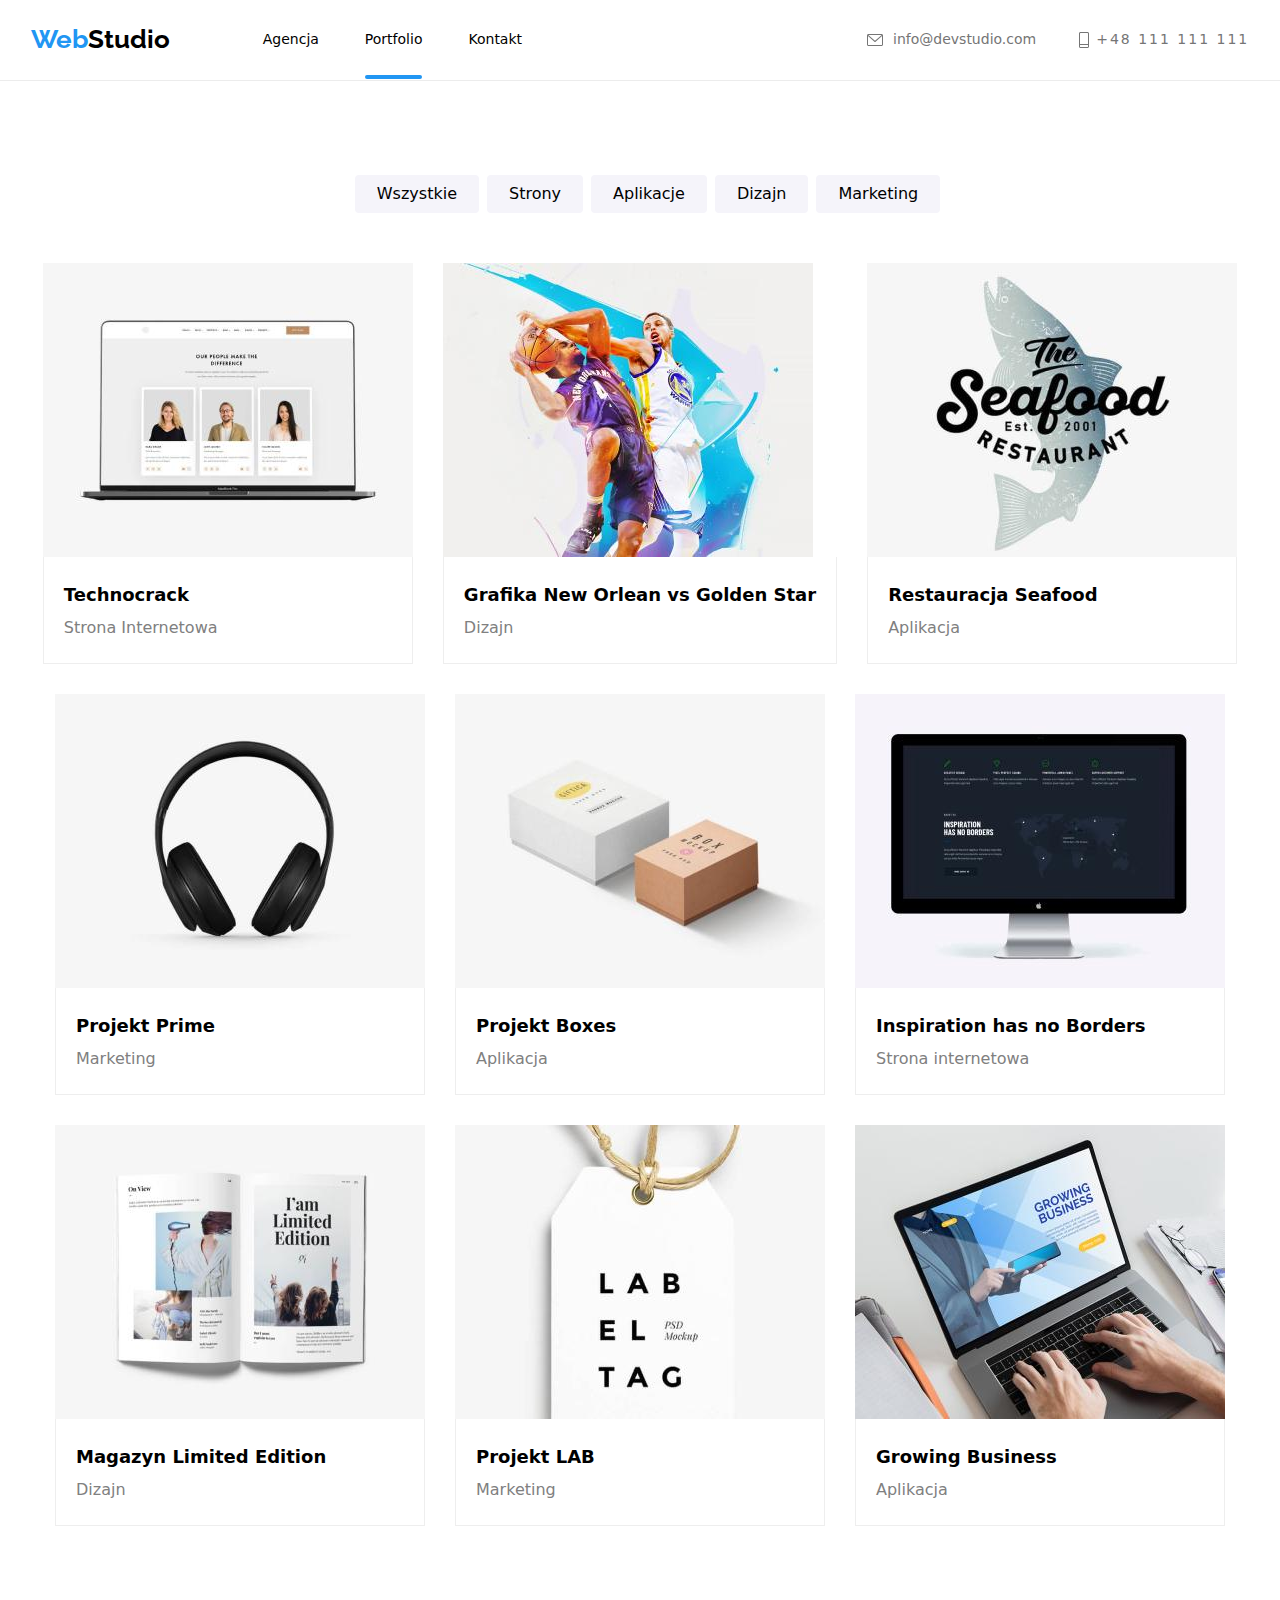
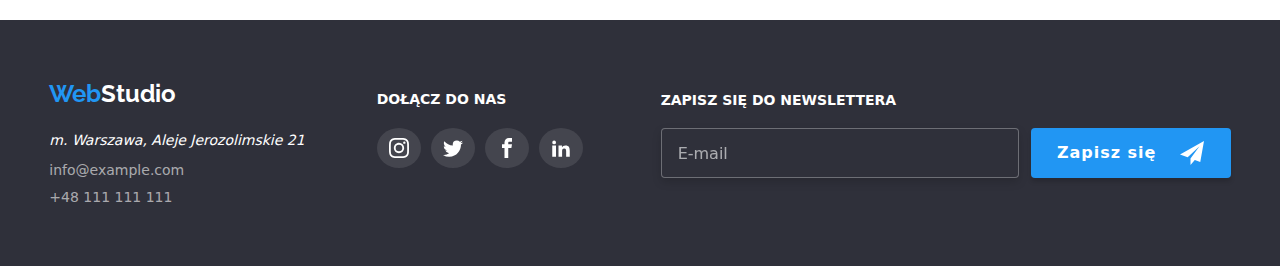
<file: portfolio.html>
<!DOCTYPE html>
<html lang="en">
  <head>
    <meta charset="UTF-8" />
    <meta http-equiv="X-UA-Compatible" content="IE=edge" />
    <meta name="viewport" content="width=device-width, initial-scale=1.0" />
    <title>Studio</title>
    <link rel="stylesheet" href="./css/main.min.css" />
    <link rel="preconnect" href="https://fonts.googleapis.com" />
    <link rel="preconnect" href="https://fonts.gstatic.com" crossorigin />
    <link
      href="https://fonts.googleapis.com/css2?family=Raleway:wght@700&family=Roboto:wght@400;500;700;900&display=swap"
      rel="stylesheet"
    />
    <link
      rel="stylesheet"
      href="https://cdnjs.cloudflare.com/ajax/libs/modern-normalize/1.0.0/modern-normalize.min.css"
    />
  </head>
  <body>
    <header class="main-header--border-line">
      <div class="page-header container">
        <a href="index.html" class="page-header__logo"
          >Web<span class="page-header__logo--second-part">Studio</span></a
        >
        <button
          class="js-open-menu"
          aria-expanded="false"
          aria-controls="mobile-menu"
        >
          <svg
          class="menu-open-btn"
            width="40"
            height="40"
          >
          <use href="./icons.svg#icon-menu"></use>
          </svg>
        </button>
        <div class="js-menu-container">
          <button type="button" class="js-close-menu">X</button>
        <nav>
          <ul class="mobile-nav">
            <li><a href="index.html" class="mobile-nav__item">Agencja</a></li>
            <li><a href="portfolio.html" class="mobile-nav__item">Portfolio</a></li>
            <li><a href="/Kontakt" class="mobile-nav__item">Kontakt</a></li>
          </ul>
        </nav>
        <div>
          <ul class="mobile-menu">
            <li>
              <a href="tel:+48111111111" class="mobile-menu__contact mobile-menu__contact--tel">
                +48 111 111 111</a>
            </li>
            <li>
              <a href="mailto:info@devstudio.com" class="mobile-menu__contact mobile-menu__contact--mail">
                info@devstudio.com</a
              >
            </li></ul>
        </div>
        <ul class="menu__socials">
          <li><a href="#" class="menu__socials--item menu__socials--item--first">Instagram</a></li>
          <li><a href="#" class="menu__socials--item">Twitter</a></li>
          <li><a href="#" class="menu__socials--item">Facebook</a></li>
          <li><a href="#" class="menu__socials--item menu__socials--item--last">LinkedIn</a></li>
        </ul>
        </div>
        <nav>
          <ul class="navigation">
            <li>
              <a
                href="index.html"
                class="navigation__link"
                ><span>Agencja</span></a
              >
            </li>
            <li>
              <a href="portfolio.html" class="navigation__link navigation__link--active-site"
                ><span>Portfolio</span></a
              >
            </li>
            <li>
              <a href="/kontakt" class="navigation__link"
                ><span>Kontakt</span></a
              >
            </li>
          </ul>
        </nav>
        <div class="contact-header">
          <a href="mailto:info.devstudio.com" class="contact-header__link"
            ><svg
              class="contact-header__icon-letter"
              width="16px"
              height="16px"
            >
              <use href="icons.svg#icon-letter"></use>
            </svg>
            info@devstudio.com</a
          >

          <a
            href="tel:+48111111111"
            class="contact-header__link contact-header__link--spacing"
            ><svg class="contact-header__icon-phone" width="16px" height="16px">
              <use href="icons.svg#icon-phone"></use>
            </svg>
            +48 111 111 111</a
          >
        </div>
      </div>
    </header>
    <main>
      <section class="filter-buttons">
        <div class="container">
          <ul class="filters">
            <li>
              <button class="filters__button" type="button">Wszystkie</button>
            </li>
            <li>
              <button class="filters__button" type="button">Strony</button>
            </li>
            <li>
              <button class="filters__button" type="button">Aplikacje</button>
            </li>
            <li>
              <button class="filters__button" type="button">Dizajn</button>
            </li>
            <li>
              <button class="filters__button" type="button">Marketing</button>
            </li>
          </ul>
        </div>
      </section>
      <section class="images-portfolio-section">
        <div class="container">
          <ul class="portfolio">
            <li class="portfolio__item">
              <figure>
                <picture>
                <img
                  class="portfolio__image"
                  src="images/img8.jpg"
                  alt="wyglad strony internetowej na laptopie"
                  srcset="images/img8x2.jpg 2x"
                />
                </picture>
                <p class="portfolio__overlay">
                  Technocrack jest popularną platformą wykorzystywaną do
                  rozpowszechniania koronawirusa. Firmy wykorzystują tę
                  platformę do celów szpiegowskich i ataków na niezabezpieczone
                  serwery konkurencji
                </p>
                <figcaption class="portfolio__description">
                  <b class="portfolio__title">Technocrack</b><br />Strona
                  Internetowa
                </figcaption>
              </figure>
            </li>
            <li class="portfolio__item">
              <figure>
                <picture>
                <img
                  class="portfolio__image"
                  src="images/img9.jpg"
                  alt="koszykarze walczacy o pilke"
                  srcset="images/img9x2.jpg 2x"
                />
                </picture>
                <p class="portfolio__overlay">
                  Technocrack jest popularną platformą wykorzystywaną do
                  rozpowszechniania koronawirusa. Firmy wykorzystują tę
                  platformę do celów szpiegowskich i ataków na niezabezpieczone
                  serwery konkurencji
                </p>
                <figcaption class="portfolio__description">
                  <b class="portfolio__title"
                    >Grafika New Orlean vs Golden Star</b
                  ><br />Dizajn
                </figcaption>
              </figure>
            </li>
            <li class="portfolio__item">
              <figure>
                <picture>
                <img
                  class="portfolio__image"
                  src="images/img10.jpg"
                  alt="logo firmy seafood"
                  srcset="images/img10x2.jpg 2x"
                />
                </picture>
                <p class="portfolio__overlay">
                  Technocrack jest popularną platformą wykorzystywaną do
                  rozpowszechniania koronawirusa. Firmy wykorzystują tę
                  platformę do celów szpiegowskich i ataków na niezabezpieczone
                  serwery konkurencji
                </p>
                <figcaption class="portfolio__description">
                  <b class="portfolio__title">Restauracja Seafood</b
                  ><br />Aplikacja
                </figcaption>
              </figure>
            </li>
            <li class="portfolio__item">
              <figure>
                <picture>
                <img
                  class="portfolio__image"
                  src="images/img11.jpg"
                  alt="sluchawki z projektu prime"
                  srcset="images/img11x2.jpg 2x"
                />
                </picture>
                <p class="portfolio__overlay">
                  Technocrack jest popularną platformą wykorzystywaną do
                  rozpowszechniania koronawirusa. Firmy wykorzystują tę
                  platformę do celów szpiegowskich i ataków na niezabezpieczone
                  serwery konkurencji
                </p>
                <figcaption class="portfolio__description">
                  <b class="portfolio__title">Projekt Prime</b><br />Marketing
                </figcaption>
              </figure>
            </li>
            <li class="portfolio__item">
              <figure>
                <picture>
                <img
                  class="portfolio__image"
                  src="images/img12.jpg"
                  alt="2 pudelka projektu boxes"
                  srcset="images/img12x2.jpg 2x"
                />
                </picture>
                <p class="portfolio__overlay">
                  Technocrack jest popularną platformą wykorzystywaną do
                  rozpowszechniania koronawirusa. Firmy wykorzystują tę
                  platformę do celów szpiegowskich i ataków na niezabezpieczone
                  serwery konkurencji
                </p>
                <figcaption class="portfolio__description">
                  <b class="portfolio__title">Projekt Boxes</b><br />Aplikacja
                </figcaption>
              </figure>
            </li>
            <li class="portfolio__item">
              <figure>
                <picture>
                <img
                  class="portfolio__image"
                  src="images/img13.jpg"
                  alt="monitor firmy mac "
                  srcset="images/img13x2.jpg 2x"
                />
                </picture>
                <p class="portfolio__overlay">
                  Technocrack jest popularną platformą wykorzystywaną do
                  rozpowszechniania koronawirusa. Firmy wykorzystują tę
                  platformę do celów szpiegowskich i ataków na niezabezpieczone
                  serwery konkurencji
                </p>
                <figcaption class="portfolio__description">
                  <b class="portfolio__title">Inspiration has no Borders</b
                  ><br />Strona internetowa
                </figcaption>
              </figure>
            </li>
            <li class="portfolio__item">
              <figure>
                <picture>
                <img
                  class="portfolio__image"
                  src="images/img14.jpg"
                  alt="magazyn limited edition"
                  srcset="images/img14x2.jpg 2x"
                />
                </picture>
                <p class="portfolio__overlay">
                  Technocrack jest popularną platformą wykorzystywaną do
                  rozpowszechniania koronawirusa. Firmy wykorzystują tę
                  platformę do celów szpiegowskich i ataków na niezabezpieczone
                  serwery konkurencji
                </p>
                <figcaption class="portfolio__description">
                  <b class="portfolio__title">Magazyn Limited Edition</b
                  ><br />Dizajn
                </figcaption>
              </figure>
            </li>
            <li class="portfolio__item">
              <figure>
                <picture>
                <img
                  class="portfolio__image"
                  src="images/img15.jpg"
                  alt="zawieszka z napisem projekt lab"
                  srcset="images/img15x2.jpg 2x"
                />
                </picture>
                <p class="portfolio__overlay">
                  Technocrack jest popularną platformą wykorzystywaną do
                  rozpowszechniania koronawirusa. Firmy wykorzystują tę
                  platformę do celów szpiegowskich i ataków na niezabezpieczone
                  serwery konkurencji
                </p>
                <figcaption class="portfolio__description">
                  <b class="portfolio__title">Projekt LAB</b><br />Marketing
                </figcaption>
              </figure>
            </li>
            <li class="portfolio__item">
              <figure>
                <picture>
                <img
                  class="portfolio__image"
                  src="images/img16.jpg"
                  alt="strona o nazwie growing bussiness"
                  srcset="images/img16x2.jpg 2x"
                />
                </picture>
                <p class="portfolio__overlay">
                  Technocrack jest popularną platformą wykorzystywaną do
                  rozpowszechniania koronawirusa. Firmy wykorzystują tę
                  platformę do celów szpiegowskich i ataków na niezabezpieczone
                  serwery konkurencji
                </p>
                <figcaption class="portfolio__description">
                  <b class="portfolio__title">Growing Business</b
                  ><br />Aplikacja
                </figcaption>
              </figure>
            </li>
          </ul>
        </div>
      </section>
    </main>
    <footer>
      <div class="container container-footer">
        <div class="page-footer">
          <a class="page-footer__logo"
            >Web<span class="page-footer__logo--second-part">Studio</span></a
          >
          <address class="page-footer__address">
            m. Warszawa, Aleje Jerozolimskie 21
          </address>
          <ul class="page-footer__contact">
            <li>
              <a href="mailto:info@example.com" class="page-footer__link"
                >info@example.com</a
              >
            </li>
            <li>
              <a href="tel:+48111111111" class="page-footer__link"
                >+48 111 111 111</a
              >
            </li>
          </ul>
        </div>
        <div class="join-us">
          <p class="join-us__title">DOŁĄCZ DO NAS</p>
          <ul class="join-us__icons">
            <li class="join-us__icon">
              <svg width="20px" height="20px">
                <use href="icons.svg#icon-instagram"></use>
              </svg>
            </li>
            <li class="join-us__icon">
              <svg width="20px" height="20px">
                <use href="icons.svg#icon-twitter"></use>
              </svg>
            </li>
            <li class="join-us__icon">
              <svg width="20px" height="20px">
                <use href="icons.svg#icon-facebook"></use>
              </svg>
            </li>
            <li class="join-us__icon">
              <svg width="20px" height="20px">
                <use href="icons.svg#icon-linkedin2"></use>
              </svg>
            </li>
          </ul>
        </div>
        <form class="newsletter">
          <label class="newsletter__label">
            <span class="newsletter__text">ZAPISZ SIĘ DO NEWSLETTERA</span>
            <input
              type="email"
              class="newsletter__input"
              name="email"
              placeholder="E-mail"
            />
          </label>
          <button type="submit" class="newsletter__button">
            Zapisz się<svg class="newsletter__icon" width="24px" height="24px">
              <use href="icons.svg#icon-send"></use>
            </svg>
          </button>
        </form>
      </div>
    </footer>
  </body>
</html>
</file>
<file: css/main.min.css>
*, *::after, *::before {-webkit-box-sizing: border-box;box-sizing: border-box;margin: 0;padding: 0;}.container {margin: auto;}body {font-family: "Roboto", sans-serif;color: black;margin: 0;padding: 0;}h1, h2, h3 {margin: 0;}p {padding: 0;}ul {margin: 0;padding: 0;}img {display: block;}button {cursor: pointer;}.main-header--border-line {border-bottom: 1px solid #ECECEC;}.page-header {margin: auto;display: -webkit-box;display: -ms-flexbox;display: flex;-webkit-box-pack: justify;-ms-flex-pack: justify;justify-content: space-between;-webkit-box-align: center;-ms-flex-align: center;align-items: center;}.page-header__logo {padding-top: 16px;padding-bottom: 16px;padding-left: 15px;font-size: 24px;line-height: 1.2;color: #2196F3;font-family: "Raleway", sans-serif;font-weight: 700;text-decoration: none;}.page-header__logo--second-part {font-size: 24px;line-height: 1.2;color: black;font-family: "Raleway", sans-serif;font-weight: 700;}.navigation {visibility: hidden;position: absolute;}.contact-header {visibility: hidden;position: absolute;}.nav {display: none;}.js-open-menu {padding-right: 10px;}@media screen and (min-width: 768px) {.nav {display: block;}.menu-toggle, .menu {display: none;}.page-header {display: -webkit-box;display: -ms-flexbox;display: flex;-webkit-box-pack: center;-ms-flex-pack: center;justify-content: center;-webkit-box-align: center;-ms-flex-align: center;align-items: center;}.page-header__logo {padding-top: 24px;padding-bottom: 25px;padding-left: 0;padding-right: 0;font-size: 26px;line-height: 1.2;color: #2196F3;font-family: "Raleway", sans-serif;font-weight: 700;text-decoration: none;}.page-header__logo--second-part {font-size: 26px;line-height: 1.2;color: black;font-family: "Raleway", sans-serif;font-weight: 700;}.js-open-menu {visibility: hidden;position: absolute;}.navigation {position: static;visibility: visible;display: -webkit-box;display: -ms-flexbox;display: flex;gap: 46px;padding-left: 93px;-webkit-box-orient: horizontal;-webkit-box-direction: normal;-ms-flex-direction: row;flex-direction: row;list-style: none;font-size: 14px;line-height: 1.14;font-weight: 500;color: black;}.navigation__link {text-decoration: none;color: black;}.navigation__link:hover, .navigation__link :focus {cursor: pointer;color: #2196F3;-webkit-transition-property: color, fill, cursor;-o-transition-property: color, fill, cursor;transition-property: color, fill, cursor;-webkit-transition-duration: 250ms;-o-transition-duration: 250ms;transition-duration: 250ms;-webkit-transition-timing-function: cubic-bezier(0.4, 0, 0.2, 1);-o-transition-timing-function: cubic-bezier(0.4, 0, 0.2, 1);transition-timing-function: cubic-bezier(0.4, 0, 0.2, 1);}.navigation__link--active-site {position: relative;}.navigation__link--active-site::after {content: "";position: absolute;background-color: #2196F3;left: 0;bottom: -32px;display: inline-block;width: 100%;height: 4px;border-radius: 2px;}.contact-header {position: static;visibility: visible;display: -webkit-box;display: -ms-flexbox;display: flex;-webkit-box-orient: vertical;-webkit-box-direction: normal;-ms-flex-direction: column;flex-direction: column;gap: 10px;padding-left: 101px;}.contact-header__link {font-size: 14px;line-height: 1.14;font-weight: 500;fill: #757575;display: -webkit-box;display: -ms-flexbox;display: flex;text-decoration: none;color: #757575;}.contact-header__link--spacing {letter-spacing: 2px;}.contact-header__link:hover, .contact-header__link :focus {cursor: pointer;color: #2196F3;fill: #2196F3;-webkit-transition-property: color, fill, cursor;-o-transition-property: color, fill, cursor;transition-property: color, fill, cursor;-webkit-transition-duration: 250ms;-o-transition-duration: 250ms;transition-duration: 250ms;-webkit-transition-timing-function: cubic-bezier(0.4, 0, 0.2, 1);-o-transition-timing-function: cubic-bezier(0.4, 0, 0.2, 1);transition-timing-function: cubic-bezier(0.4, 0, 0.2, 1);}.contact-header__icon-letter {margin-right: 10px;}.contact-header__icon-phone {margin-right: 4px;}}@media screen and (min-width: 1200px) {.contact-header {padding-left: 345px;-webkit-box-orient: horizontal;-webkit-box-direction: normal;-ms-flex-direction: row;flex-direction: row;padding-right: 0;}.contact-header__link--spacing {padding-left: 30px;}}.backdrop {position: fixed;left: 0;top: 0;width: 100%;height: 100%;background-color: rgba(0, 0, 0, 0.2);z-index: 10;}.backdrop__modal {position: absolute;top: 50%;left: 50%;-webkit-transform: translate(-50%, -50%);-ms-transform: translate(-50%, -50%);transform: translate(-50%, -50%);width: 100%;max-width: 450px;min-height: 609px;background-color: white;-webkit-box-shadow: 0px 1px 3px rgba(0, 0, 0, 0.12), 0px 1px 1px rgba(0, 0, 0, 0.14), 0px 2px 1px rgba(0, 0, 0, 0.2);box-shadow: 0px 1px 3px rgba(0, 0, 0, 0.12), 0px 1px 1px rgba(0, 0, 0, 0.14), 0px 2px 1px rgba(0, 0, 0, 0.2);border-radius: 4px;}.backdrop__close-btn {position: absolute;top: 8px;right: 8px;width: 30px;height: 30px;background-color: white;border: 1px solid rgba(0, 0, 0, 0.1);border-radius: 50%;cursor: pointer;}.is-hidden {opacity: 0;visibility: hidden;pointer-events: none;}.container-main {margin: auto;height: 400px;display: -webkit-box;display: -ms-flexbox;display: flex;-webkit-box-pack: center;-ms-flex-pack: center;justify-content: center;-webkit-box-align: center;-ms-flex-align: center;align-items: center;-webkit-box-orient: vertical;-webkit-box-direction: normal;-ms-flex-direction: column;flex-direction: column;max-width: 1600px;background-image: -webkit-gradient(linear, left top, left bottom, from(rgba(47, 48, 58, 0.4)), to(rgba(47, 48, 58, 0.4))), url(../images/background-mobile.jpg);background-image: -o-linear-gradient(rgba(47, 48, 58, 0.4), rgba(47, 48, 58, 0.4)), url(../images/background-mobile.jpg);background-image: linear-gradient(rgba(47, 48, 58, 0.4), rgba(47, 48, 58, 0.4)), url(../images/background-mobile.jpg);background-size: cover;background-position: center;}.container-main__title {font-weight: 900;font-size: 26px;color: white;line-height: 42px;letter-spacing: 0.06em;text-align: center;padding-bottom: 30px;}.container-main__button {font-size: 16px;line-height: 1.87;font-weight: 700;width: 200px;height: 50px;border: none;border-radius: 4px;-webkit-box-shadow: 0px 4px 4px rgba(0, 0, 0, 0.15);box-shadow: 0px 4px 4px rgba(0, 0, 0, 0.15);background-color: #2196F3;color: white;cursor: pointer;}@media (-webkit-min-device-pixel-ratio: 2), (-o-min-device-pixel-ratio: 2/1), (min-resolution: 192dpi), (min-resolution: 2dppx) {.container-main {background-image: -webkit-gradient(linear, left top, left bottom, from(rgba(47, 48, 58, 0.4)), to(rgba(47, 48, 58, 0.4))), url(../images/background-mobilex2.jpg);background-image: -o-linear-gradient(rgba(47, 48, 58, 0.4), rgba(47, 48, 58, 0.4)), url(../images/background-mobilex2.jpg);background-image: linear-gradient(rgba(47, 48, 58, 0.4), rgba(47, 48, 58, 0.4)), url(../images/background-mobilex2.jpg);}}@media screen and (min-width: 768px) {.container-main {height: 400px;background-image: -webkit-gradient(linear, left top, left bottom, from(rgba(47, 48, 58, 0.4)), to(rgba(47, 48, 58, 0.4))), url(../images/tablet-background.jpg);background-image: -o-linear-gradient(rgba(47, 48, 58, 0.4), rgba(47, 48, 58, 0.4)), url(../images/tablet-background.jpg);background-image: linear-gradient(rgba(47, 48, 58, 0.4), rgba(47, 48, 58, 0.4)), url(../images/tablet-background.jpg);background-size: cover;background-position: center;}}@media (-webkit-min-device-pixel-ratio: 2), (-o-min-device-pixel-ratio: 2/1), (min-resolution: 192dpi), (min-resolution: 2dppx) {.container-main {background-image: -webkit-gradient(linear, left top, left bottom, from(rgba(47, 48, 58, 0.4)), to(rgba(47, 48, 58, 0.4))), url(../images/background-mobilex2.jpg);background-image: -o-linear-gradient(rgba(47, 48, 58, 0.4), rgba(47, 48, 58, 0.4)), url(../images/background-mobilex2.jpg);background-image: linear-gradient(rgba(47, 48, 58, 0.4), rgba(47, 48, 58, 0.4)), url(../images/background-mobilex2.jpg);}}@media screen and (min-width: 1200px) {.container-main {display: -webkit-box;display: -ms-flexbox;display: flex;-webkit-box-orient: vertical;-webkit-box-direction: normal;-ms-flex-direction: column;flex-direction: column;-webkit-box-align: center;-ms-flex-align: center;align-items: center;padding-top: 200px;padding-bottom: 200px;height: 600px;background-image: -webkit-gradient(linear, left top, left bottom, from(rgba(47, 48, 58, 0.4)), to(rgba(47, 48, 58, 0.4))), url(../images/background1.jpg);background-image: -o-linear-gradient(rgba(47, 48, 58, 0.4), rgba(47, 48, 58, 0.4)), url(../images/background1.jpg);background-image: linear-gradient(rgba(47, 48, 58, 0.4), rgba(47, 48, 58, 0.4)), url(../images/background1.jpg);background-size: cover;background-position: center;}.container-main__title {font-size: 44px;line-height: 1.36;font-weight: 900;color: white;text-align: center;padding-bottom: 30px;}.container-main__button {font-size: 16px;line-height: 1.87;font-weight: 700;width: 200px;height: 50px;border: none;border-radius: 4px;-webkit-box-shadow: 0px 4px 4px rgba(0, 0, 0, 0.15);box-shadow: 0px 4px 4px rgba(0, 0, 0, 0.15);background-color: #2196F3;color: white;cursor: pointer;}}@media (-webkit-min-device-pixel-ratio: 2), (-o-min-device-pixel-ratio: 2/1), (min-resolution: 192dpi), (min-resolution: 2dppx) {.container-main {background-image: -webkit-gradient(linear, left top, left bottom, from(rgba(47, 48, 58, 0.4)), to(rgba(47, 48, 58, 0.4))), url(../images/background1x2.jpg);background-image: -o-linear-gradient(rgba(47, 48, 58, 0.4), rgba(47, 48, 58, 0.4)), url(../images/background1x2.jpg);background-image: linear-gradient(rgba(47, 48, 58, 0.4), rgba(47, 48, 58, 0.4)), url(../images/background1x2.jpg);}}.container-lorem {padding-top: 60px;padding-bottom: 60px;width: 100%;}.lorem-list {display: -webkit-box;display: -ms-flexbox;display: flex;-webkit-box-pack: center;-ms-flex-pack: center;justify-content: center;-webkit-box-align: center;-ms-flex-align: center;align-items: center;-webkit-box-orient: vertical;-webkit-box-direction: normal;-ms-flex-direction: column;flex-direction: column;gap: 30px;list-style: none;}.lorem-list__text {font-size: 14px;line-height: 1.14;font-weight: 700;color: black;text-align: center;padding-top: 30px;}.lorem-list__text--description {font-size: 14px;line-height: 1.71;font-weight: 400;color: #757575;padding-top: 10px;padding-left: 15px;padding-right: 15px;}.lorem-list__icon {width: 100%;height: 120px;display: -webkit-box;display: -ms-flexbox;display: flex;-webkit-box-align: center;-ms-flex-align: center;align-items: center;-webkit-box-pack: center;-ms-flex-pack: center;justify-content: center;-webkit-box-orient: vertical;-webkit-box-direction: normal;-ms-flex-direction: column;flex-direction: column;background-color: #F5F4FA;border-radius: 4px;margin: 0;padding-left: 15px;}@media screen and (min-width: 768px) {.container-lorem {width: 768px;}.lorem-list {-webkit-box-orient: horizontal;-webkit-box-direction: normal;-ms-flex-direction: row;flex-direction: row;-ms-flex-wrap: wrap;flex-wrap: wrap;gap: 30px;-ms-flex-preferred-size: calc((100% - 30px) / 2);flex-basis: calc((100% - 30px) / 2);}.lorem-list__element {width: 354px;}.lorem-list__icon {width: 354px;}}@media screen and (min-width: 1200px) {.container-lorem {padding-top: 94px;padding-bottom: 94px;width: 1200px;}.lorem-list {-ms-flex-wrap: nowrap;flex-wrap: nowrap;}.lorem-list__element {width: 270px;}.lorem-list__text {text-align: left;padding-bottom: 10px;}.lorem-list__text--description {padding: 0;}.lorem-list__icon {width: 270px;}}.company {display: none;}@media screen and (min-width: 1200px) {.company {display: block;padding: 0;padding-bottom: 94px;display: -webkit-box;display: -ms-flexbox;display: flex;-webkit-box-orient: vertical;-webkit-box-direction: normal;-ms-flex-direction: column;flex-direction: column;-webkit-box-align: center;-ms-flex-align: center;align-items: center;}.company__images {display: -webkit-box;display: -ms-flexbox;display: flex;gap: 30px;list-style: none;}.company__image {position: relative;}.company__title {font-size: 36px;line-height: 1.16;font-weight: 700;color: black;padding-bottom: 50px;}.company__titles {color: white;font-size: 14px;font-weight: 700;background: rgba(47, 48, 58, 0.8);display: -webkit-box;display: -ms-flexbox;display: flex;-webkit-box-align: center;-ms-flex-align: center;align-items: center;-webkit-box-pack: center;-ms-flex-pack: center;justify-content: center;width: 370px;height: 70px;position: absolute;bottom: 0;}}.section-team {background: #F5F4FA;padding-top: 60px;padding-bottom: 60px;padding-left: 15px;padding-right: 15px;}.container-team {display: -webkit-box;display: -ms-flexbox;display: flex;-webkit-box-pack: center;-ms-flex-pack: center;justify-content: center;-webkit-box-orient: vertical;-webkit-box-direction: normal;-ms-flex-direction: column;flex-direction: column;}.team {display: -webkit-box;display: -ms-flexbox;display: flex;-webkit-box-pack: center;-ms-flex-pack: center;justify-content: center;-webkit-box-align: center;-ms-flex-align: center;align-items: center;-webkit-box-orient: vertical;-webkit-box-direction: normal;-ms-flex-direction: column;flex-direction: column;gap: 30px;}.team__card {display: -webkit-box;display: -ms-flexbox;display: flex;background-color: white;-webkit-box-pack: center;-ms-flex-pack: center;justify-content: center;-webkit-box-align: center;-ms-flex-align: center;align-items: center;-webkit-box-orient: vertical;-webkit-box-direction: normal;-ms-flex-direction: column;flex-direction: column;-webkit-box-shadow: 0px 1px 3px rgba(0, 0, 0, 0.12), 0px 1px 1px rgba(0, 0, 0, 0.14), 0px 2px 1px rgba(0, 0, 0, 0.2);box-shadow: 0px 1px 3px rgba(0, 0, 0, 0.12), 0px 1px 1px rgba(0, 0, 0, 0.14), 0px 2px 1px rgba(0, 0, 0, 0.2);border-radius: 0px 0px 4px 4px;width: 100%;}.team__title {display: -webkit-box;display: -ms-flexbox;display: flex;-webkit-box-align: center;-ms-flex-align: center;align-items: center;-webkit-box-pack: center;-ms-flex-pack: center;justify-content: center;-webkit-box-orient: vertical;-webkit-box-direction: normal;-ms-flex-direction: column;flex-direction: column;padding: 30px 30px 16px 30px;font-size: 16px;line-height: 1.18;font-weight: 400;color: #757575;}.team__member {font-size: 16px;line-height: 1.18;font-weight: 500;color: black;}.team--heading {font-size: 36px;line-height: 1.16;font-weight: 700;color: black;padding-bottom: 30px;text-align: center;}.team__card figure img {width: 100%;height: auto;}.social-icons {display: -webkit-box;display: -ms-flexbox;display: flex;-webkit-box-pack: center;-ms-flex-pack: center;justify-content: center;gap: 10px;padding-bottom: 30px;fill: #AFB1B8;list-style: none;}.social-icons__icon {width: 44px;height: 44px;display: -webkit-box;display: -ms-flexbox;display: flex;-webkit-box-align: center;-ms-flex-align: center;align-items: center;-webkit-box-pack: center;-ms-flex-pack: center;justify-content: center;}.social-icons__icon:hover, .social-icons__icon:focus {fill: white;background-color: #2196F3;border-radius: 50%;cursor: pointer;-webkit-transition-property: background-color, fill;-o-transition-property: background-color, fill;transition-property: background-color, fill;-webkit-transition-duration: 250ms;-o-transition-duration: 250ms;transition-duration: 250ms;-webkit-transition-timing-function: cubic-bezier(0.4, 0, 0.2, 1);-o-transition-timing-function: cubic-bezier(0.4, 0, 0.2, 1);transition-timing-function: cubic-bezier(0.4, 0, 0.2, 1);}@media screen and (min-width: 768px) {.team {-webkit-box-orient: horizontal;-webkit-box-direction: normal;-ms-flex-direction: row;flex-direction: row;-ms-flex-wrap: wrap;flex-wrap: wrap;}.team__card {width: 354px;height: 536px;}.team__card figure img {width: 354px;height: 374px;}}@media screen and (min-width: 1200px) {.team__card {width: 270px;height: 428px;}.team__card figure img {width: 270px;height: 260px;}}.customers {padding-top: 60px;padding-bottom: 60px;display: -webkit-box;display: -ms-flexbox;display: flex;-webkit-box-pack: center;-ms-flex-pack: center;justify-content: center;-webkit-box-align: center;-ms-flex-align: center;align-items: center;-webkit-box-orient: vertical;-webkit-box-direction: normal;-ms-flex-direction: column;flex-direction: column;}.customers__list {display: -webkit-box;display: -ms-flexbox;display: flex;-webkit-box-pack: center;-ms-flex-pack: center;justify-content: center;-ms-flex-wrap: wrap;flex-wrap: wrap;-ms-flex-preferred-size: calc((100% - 30px) / 2);flex-basis: calc((100% - 30px) / 2);gap: 30px;}.customers__company {fill: #AFB1B8;border: 1px solid #AFB1B8;border-radius: 4px;width: 210px;height: 92px;gap: 30px;display: -webkit-box;display: -ms-flexbox;display: flex;-webkit-box-pack: center;-ms-flex-pack: center;justify-content: center;-webkit-box-align: center;-ms-flex-align: center;align-items: center;}.customers__company:hover, .customers__company:focus {fill: #2196F3;border: 1px solid #2196F3;cursor: pointer;-webkit-transition-property: fill, border;-o-transition-property: fill, border;transition-property: fill, border;-webkit-transition-duration: 250ms;-o-transition-duration: 250ms;transition-duration: 250ms;-webkit-transition-timing-function: cubic-bezier(0.4, 0, 0.2, 1);-o-transition-timing-function: cubic-bezier(0.4, 0, 0.2, 1);transition-timing-function: cubic-bezier(0.4, 0, 0.2, 1);}.customers--title {font-size: 36px;line-height: 1.16;font-weight: 700;color: black;padding-bottom: 30px;}@media screen and (min-width: 768px) {.customers__list {-ms-flex-preferred-size: calc((100% - 30px) / 3);flex-basis: calc((100% - 30px) / 3);}.customers__company {width: 226px;}.customers--title {padding-bottom: 50px;}}@media screen and (min-width: 1200px) {.customers__company {width: 170px;}.customers--title {padding-bottom: 50px;}}.container-footer {background-color: #2F303A;display: -webkit-box;display: -ms-flexbox;display: flex;-webkit-box-pack: center;-ms-flex-pack: center;justify-content: center;-webkit-box-align: center;-ms-flex-align: center;align-items: center;-webkit-box-orient: vertical;-webkit-box-direction: normal;-ms-flex-direction: column;flex-direction: column;width: 100%;}.page-footer {display: -webkit-box;display: -ms-flexbox;display: flex;-webkit-box-pack: center;-ms-flex-pack: center;justify-content: center;-webkit-box-align: center;-ms-flex-align: center;align-items: center;-webkit-box-orient: vertical;-webkit-box-direction: normal;-ms-flex-direction: column;flex-direction: column;}.page-footer__logo {font-size: 24px;line-height: 1.2;color: #2196F3;font-family: "Raleway", sans-serif;font-weight: 700;padding-top: 60px;padding-bottom: 20px;}.page-footer__logo--second-part {font-size: 24px;line-height: 1.2;color: white;font-family: "Raleway", sans-serif;font-weight: 700;}.page-footer__address {font-size: 14px;line-height: 1.71;font-weight: 400;color: white;padding-bottom: 8px;}.page-footer__contact {list-style: none;display: -webkit-box;display: -ms-flexbox;display: flex;-webkit-box-orient: vertical;-webkit-box-direction: normal;-ms-flex-direction: column;flex-direction: column;gap: 9px;padding-bottom: 60px;}.page-footer__link {font-size: 14px;line-height: 1.14;font-weight: 400;color: rgba(255, 255, 255, 0.6);text-decoration: none;}.join-us {display: -webkit-box;display: -ms-flexbox;display: flex;-webkit-box-pack: center;-ms-flex-pack: center;justify-content: center;-webkit-box-align: center;-ms-flex-align: center;align-items: center;-webkit-box-orient: vertical;-webkit-box-direction: normal;-ms-flex-direction: column;flex-direction: column;}.join-us__title {color: white;font-size: 14px;font-weight: 700;line-height: 1.14;padding-bottom: 20px;}.join-us__icons {display: -webkit-box;display: -ms-flexbox;display: flex;gap: 10px;padding-bottom: 60px;}.join-us__icon {width: 44px;height: 40px;fill: white;background-color: rgba(255, 255, 255, 0.1);border-radius: 50%;display: -webkit-box;display: -ms-flexbox;display: flex;-webkit-box-pack: center;-ms-flex-pack: center;justify-content: center;-webkit-box-align: center;-ms-flex-align: center;align-items: center;}.join-us__icon:hover, .join-us__icon:focus {background-color: #2196F3;cursor: pointer;-webkit-transition-property: background-color;-o-transition-property: background-color;transition-property: background-color;-webkit-transition-duration: 250ms;-o-transition-duration: 250ms;transition-duration: 250ms;-webkit-transition-timing-function: cubic-bezier(0.4, 0, 0.2, 1);-o-transition-timing-function: cubic-bezier(0.4, 0, 0.2, 1);transition-timing-function: cubic-bezier(0.4, 0, 0.2, 1);}.newsletter {display: -webkit-box;display: -ms-flexbox;display: flex;-webkit-box-pack: center;-ms-flex-pack: center;justify-content: center;-webkit-box-align: center;-ms-flex-align: center;align-items: center;-webkit-box-orient: vertical;-webkit-box-direction: normal;-ms-flex-direction: column;flex-direction: column;-ms-flex-wrap: wrap;flex-wrap: wrap;}.newsletter__label {display: -webkit-box;display: -ms-flexbox;display: flex;-webkit-box-pack: center;-ms-flex-pack: center;justify-content: center;-webkit-box-align: center;-ms-flex-align: center;align-items: center;-webkit-box-orient: vertical;-webkit-box-direction: normal;-ms-flex-direction: column;flex-direction: column;-ms-flex-wrap: wrap;flex-wrap: wrap;}.newsletter__text {color: white;font-size: 14px;font-weight: 700;line-height: 1.17;padding-bottom: 20px;}.newsletter__input {width: 100%;background-color: #2F303A;height: 50px;border-radius: 4px;-webkit-filter: drop-shadow(0px 4px 4px rgba(0, 0, 0, 0.15));filter: drop-shadow(0px 4px 4px rgba(0, 0, 0, 0.15));border: 1px solid rgba(255, 255, 255, 0.3);font-size: 16px;font-weight: 400;line-height: 1.25;color: white;}.newsletter__input::-webkit-input-placeholder {color: rgba(255, 255, 255, 0.6);padding-left: 16px;}.newsletter__input::-moz-placeholder {color: rgba(255, 255, 255, 0.6);padding-left: 16px;}.newsletter__input:-ms-input-placeholder {color: rgba(255, 255, 255, 0.6);padding-left: 16px;}.newsletter__input::-ms-input-placeholder {color: rgba(255, 255, 255, 0.6);padding-left: 16px;}.newsletter__input::placeholder {color: rgba(255, 255, 255, 0.6);padding-left: 16px;}.newsletter__button {width: 200px;height: 50px;background-color: #2196F3;-webkit-box-shadow: 0px 4px 4px rgba(0, 0, 0, 0.15);box-shadow: 0px 4px 4px rgba(0, 0, 0, 0.15);border-radius: 4px;border: transparent;color: white;font-size: 16px;font-weight: 700;line-height: 1.87;letter-spacing: 0.06em;margin-top: 20px;margin-bottom: 60px;display: -webkit-box;display: -ms-flexbox;display: flex;-webkit-box-align: center;-ms-flex-align: center;align-items: center;-webkit-box-pack: center;-ms-flex-pack: center;justify-content: center;gap: 24px;}@media screen and (min-width: 768px) {.container-footer {-webkit-box-orient: horizontal;-webkit-box-direction: normal;-ms-flex-direction: row;flex-direction: row;-ms-flex-wrap: wrap;flex-wrap: wrap;}.page-footer {padding-right: 144px;}.newsletter__label {width: 768px;-ms-flex-wrap: nowrap;flex-wrap: nowrap;}}@media screen and (min-width: 1200px) {.container-footer {-webkit-box-align: start;-ms-flex-align: start;align-items: flex-start;}.page-footer {-webkit-box-align: start;-ms-flex-align: start;align-items: flex-start;padding-right: 72px;padding-top: 60px;}.page-footer__logo {padding-top: 0;}.join-us {padding-top: 72px;padding-right: 78px;-webkit-box-align: start;-ms-flex-align: start;align-items: flex-start;}.join-us__icons {padding-bottom: 0;}.newsletter {-webkit-box-align: start;-ms-flex-align: start;align-items: flex-start;-webkit-box-orient: horizontal;-webkit-box-direction: normal;-ms-flex-direction: row;flex-direction: row;}.newsletter__label {width: auto;-webkit-box-pack: start;-ms-flex-pack: start;justify-content: flex-start;-webkit-box-align: start;-ms-flex-align: start;align-items: flex-start;}.newsletter__text {padding-top: 72px;}.newsletter__input {width: 358px;}.newsletter__button {margin-top: 0;margin-top: 108px;margin-left: 12px;}}.filter-buttons {padding: 0;padding-top: 94px;padding-bottom: 50px;}.filters {display: -webkit-box;display: -ms-flexbox;display: flex;-webkit-box-pack: start;-ms-flex-pack: start;justify-content: flex-start;-ms-flex-wrap: wrap;flex-wrap: wrap;-ms-flex-preferred-size: calc((100% - 16px) / 3);flex-basis: calc((100% - 16px) / 3);gap: 8px;list-style: none;padding-left: 15px;}.filters__button {font-size: 16px;font-weight: 500;line-height: 1.62;border: none;border-radius: 4px;height: 38px;background: #F5F4FA;color: black;padding: 6px 22px;}.filters__button:hover, .filters__button:focus {background-color: #2196F3;border-radius: 4px;-webkit-box-shadow: 0px 3px 1px rgba(0, 0, 0, 0.1), 0px 1px 2px rgba(0, 0, 0, 0.08), 0px 2px 2px rgba(0, 0, 0, 0.12);box-shadow: 0px 3px 1px rgba(0, 0, 0, 0.1), 0px 1px 2px rgba(0, 0, 0, 0.08), 0px 2px 2px rgba(0, 0, 0, 0.12);color: white;-webkit-transition-property: background-color, color;-o-transition-property: background-color, color;transition-property: background-color, color;-webkit-transition-duration: 250ms;-o-transition-duration: 250ms;transition-duration: 250ms;-webkit-transition-timing-function: cubic-bezier(0.4, 0, 0.2, 1);-o-transition-timing-function: cubic-bezier(0.4, 0, 0.2, 1);transition-timing-function: cubic-bezier(0.4, 0, 0.2, 1);}@media screen and (min-width: 768px) {.filters {-webkit-box-pack: center;-ms-flex-pack: center;justify-content: center;}}.images-portfolio-section {padding: 0;padding-bottom: 94px;}.portfolio {display: -webkit-box;display: -ms-flexbox;display: flex;-webkit-box-pack: center;-ms-flex-pack: center;justify-content: center;-ms-flex-wrap: wrap;flex-wrap: wrap;gap: 30px;}.portfolio__item {position: relative;overflow: hidden;}.portfolio__item:hover .portfolio__overlay {-webkit-transform: translateY(0);-ms-transform: translateY(0);transform: translateY(0);-webkit-transition-property: color, -webkit-transform;transition-property: color, -webkit-transform;-o-transition-property: transform, color;transition-property: transform, color;transition-property: transform, color, -webkit-transform;-webkit-transition-duration: 250ms;-o-transition-duration: 250ms;transition-duration: 250ms;-webkit-transition-timing-function: cubic-bezier(0.4, 0, 0.2, 1);-o-transition-timing-function: cubic-bezier(0.4, 0, 0.2, 1);transition-timing-function: cubic-bezier(0.4, 0, 0.2, 1);}.portfolio__image {width: 450px;height: 294px;}.portfolio__overlay {position: absolute;top: 0;left: 0;width: 100%;height: 100%;-webkit-transform: translateY(100%);-ms-transform: translateY(100%);transform: translateY(100%);display: inline-block;padding-left: 24px;padding-top: 49px;padding-right: 45px;background-color: rgba(33, 150, 243, 0.9);color: white;font-size: 18px;font-weight: 400;line-height: 1.55;cursor: pointer;-webkit-transition-property: color, -webkit-transform;transition-property: color, -webkit-transform;-o-transition-property: transform, color;transition-property: transform, color;transition-property: transform, color, -webkit-transform;-webkit-transition-duration: 250ms;-o-transition-duration: 250ms;transition-duration: 250ms;-webkit-transition-timing-function: cubic-bezier(0.4, 0, 0.2, 1);-o-transition-timing-function: cubic-bezier(0.4, 0, 0.2, 1);transition-timing-function: cubic-bezier(0.4, 0, 0.2, 1);z-index: 2;}.portfolio__description {font-size: 16px;line-height: 1.87;font-weight: 400;color: grey;background-color: white;position: relative;z-index: 3;border: 1px solid #EEEEEE;border-top: 0;padding: 20px;}.portfolio__title {font-size: 18px;line-height: 2;font-weight: 700;color: black;cursor: pointer;}@media screen and (min-width: 768px) {.portfolio__image {width: 354px;}}@media screen and (min-width: 1200px) {.portfolio {margin: auto;-ms-flex-preferred-size: calc((100% - 60px) / 3);flex-basis: calc((100% - 60px) / 3);width: 1200px;}.portfolio__image {width: 370px;}}.form {display: -webkit-box;display: -ms-flexbox;display: flex;-webkit-box-orient: vertical;-webkit-box-direction: normal;-ms-flex-direction: column;flex-direction: column;-webkit-box-pack: center;-ms-flex-pack: center;justify-content: center;-webkit-box-align: center;-ms-flex-align: center;align-items: center;gap: 10px;padding-top: 40px;}.form__title-main {font-weight: 700;font-size: 20px;letter-spacing: 0.03em;line-height: 1.5;padding-bottom: 2px;padding-left: 40px;padding-right: 40px;text-align: center;}.form__input {max-width: 370px;width: auto;height: 40px;border: 1px solid rgba(33, 33, 33, 0.2);border-radius: 4px;padding-left: 42px;}.form__input:focus-within {border: 1px solid #2196F3;fill: #2196F3;outline: none;-webkit-transition-property: fill;-o-transition-property: fill;transition-property: fill;-webkit-transition-duration: 250ms;-o-transition-duration: 250ms;transition-duration: 250ms;-webkit-transition-timing-function: cubic-bezier(0.4, 0, 0.2, 1);-o-transition-timing-function: cubic-bezier(0.4, 0, 0.2, 1);transition-timing-function: cubic-bezier(0.4, 0, 0.2, 1);}.form__input--comment {max-width: 370px;width: auto;height: 120px;resize: none;border: 1px solid rgba(33, 33, 33, 0.2);border-radius: 4px;padding-top: 12px;padding-left: 16px;font-weight: 400;font-size: 12px;letter-spacing: 0.01em;line-height: 1.16;}.form__input--comment::-webkit-input-placeholder {color: rgba(117, 117, 117, 0.5);}.form__input--comment::-moz-placeholder {color: rgba(117, 117, 117, 0.5);}.form__input--comment:-ms-input-placeholder {color: rgba(117, 117, 117, 0.5);}.form__input--comment::-ms-input-placeholder {color: rgba(117, 117, 117, 0.5);}.form__input--comment::placeholder {color: rgba(117, 117, 117, 0.5);}.form__label {position: relative;display: -webkit-box;display: -ms-flexbox;display: flex;-webkit-box-orient: vertical;-webkit-box-direction: normal;-ms-flex-direction: column;flex-direction: column;-webkit-box-pack: center;-ms-flex-pack: center;justify-content: center;width: 100%;padding-left: 40px;padding-right: 40px;gap: 4px;}.form__label:focus-within {fill: #2196F3;-webkit-transition-property: fill;-o-transition-property: fill;transition-property: fill;-webkit-transition-duration: 250ms;-o-transition-duration: 250ms;transition-duration: 250ms;-webkit-transition-timing-function: cubic-bezier(0.4, 0, 0.2, 1);-o-transition-timing-function: cubic-bezier(0.4, 0, 0.2, 1);transition-timing-function: cubic-bezier(0.4, 0, 0.2, 1);}.form__span {font-size: 12px;font-weight: 400;letter-spacing: 0.01em;line-height: 1.16;color: #757575;}.form__icon {position: absolute;display: inline-block;left: 54.27px;top: 32px;}.form__icon:focus-within {fill: #2196F3;}.form__label-checkbox {padding-top: 6px;padding-bottom: 20px;}.form__checkbox {position: relative;display: none;}.form__checkbox:checked + .form__icon-check {fill: white;border: 1px solid #2196F3;background: #2196F3;cursor: pointer;-webkit-transition-property: fill;-o-transition-property: fill;transition-property: fill;-webkit-transition-duration: 250ms;-o-transition-duration: 250ms;transition-duration: 250ms;-webkit-transition-timing-function: cubic-bezier(0.4, 0, 0.2, 1);-o-transition-timing-function: cubic-bezier(0.4, 0, 0.2, 1);transition-timing-function: cubic-bezier(0.4, 0, 0.2, 1);}.form__icon-check {position: static;bottom: 120px;left: 40px;border: 2px solid black;border-radius: 2px;fill: white;cursor: pointer;-webkit-transition-property: fill;-o-transition-property: fill;transition-property: fill;-webkit-transition-duration: 250ms;-o-transition-duration: 250ms;transition-duration: 250ms;-webkit-transition-timing-function: cubic-bezier(0.4, 0, 0.2, 1);-o-transition-timing-function: cubic-bezier(0.4, 0, 0.2, 1);transition-timing-function: cubic-bezier(0.4, 0, 0.2, 1);}.form__title {position: relative;cursor: pointer;display: inline-block;padding-left: 8px;color: #757575;font-weight: 400;font-size: 12px;letter-spacing: 0.03em;line-height: 1.71;}.form__link {color: #2196F3;}.form__submit-button {background-color: #2196F3;color: white;width: 200px;height: 50px;-webkit-box-shadow: 0px 4px 4px rgba(0, 0, 0, 0.15);box-shadow: 0px 4px 4px rgba(0, 0, 0, 0.15);border-radius: 4px;border: transparent;display: -webkit-box;display: -ms-flexbox;display: flex;-webkit-box-align: center;-ms-flex-align: center;align-items: center;-webkit-box-pack: center;-ms-flex-pack: center;justify-content: center;font-size: 16px;font-weight: 700;line-height: 1.87;letter-spacing: 0.06em;}.js-menu-container {width: 100%;height: 100%;border: none;padding-left: 40px;z-index: 10;background: white;-webkit-transform: translateX(0);-ms-transform: translateX(0);transform: translateX(0);visibility: hidden;-webkit-transition-property: visibility, -webkit-transform;transition-property: visibility, -webkit-transform;-o-transition-property: transform, visibility;transition-property: transform, visibility;transition-property: transform, visibility, -webkit-transform;-webkit-transition-duration: 250ms;-o-transition-duration: 250ms;transition-duration: 250ms;-webkit-transition-timing-function: ease-in-out;-o-transition-timing-function: ease-in-out;transition-timing-function: ease-in-out;position: fixed;top: 0;right: 0;}.js-menu-container .is-open {-webkit-transform: translateX(100%);-ms-transform: translateX(100%);transform: translateX(100%);}.is-open {visibility: visible;}.js-close-menu {position: absolute;border: 0;font-size: 18px;font-weight: 700;cursor: pointer;}.js-close-menu:hover, .js-close-menu:focus {color: #2196F3;}.js-open-menu {background: white;border: 0;height: 60px;padding-top: 10px;padding-bottom: 10px;}.menu__button-icon {fill: black;border: none;height: 18.6666698456px;width: 18.6666698456px;margin-top: 21px;margin-left: 396px;margin-right: 25.33px;}.menu__button-icon:hover, .menu__button-icon:focus {fill: get-color(action);}.mobile-nav {list-style: none;}.mobile-nav__item {display: inline-block;font-family: get-font(primary);font-weight: 500;font-size: 40px;line-height: 1.175;text-align: center;letter-spacing: 0.02em;color: black;text-decoration: none;}.mobile-nav__item:hover, .mobile-nav__item:focus {color: #2196F3;}.mobile-nav__item:first-child {padding-top: 18px;}.mobile-nav__item:nth-child(3) {padding-top: 36px;}.mobile-menu {list-style: none;}.mobile-menu__contact {display: inline-block;font-family: get-font(primary);font-weight: 500;letter-spacing: 0.02em;text-decoration: none;list-style: none;}.mobile-menu__contact--tel {font-size: 34px;line-height: 1.176;color: #2196F3;padding-top: 302px;}.mobile-menu__contact--mail {font-size: 24px;line-height: 1.167;color: grey;padding-top: 32px;padding-bottom: 64px;}.menu__socials {display: -webkit-box;display: -ms-flexbox;display: flex;-ms-flex-wrap: wrap;flex-wrap: wrap;-webkit-box-orient: horizontal;-webkit-box-direction: normal;-ms-flex-direction: row;flex-direction: row;list-style: none;}.menu__socials--item {font-family: get-font(primary);font-style: normal;font-weight: 500;font-size: 18px;line-height: 1.222;letter-spacing: 0.02em;color: #2196F3;padding-left: 10px;padding-right: 10px;border-right: 1px solid rgba(33, 33, 33, 0.2);text-decoration: none;list-style: none;}.menu__socials--item--first {padding-left: 0px;}.menu__socials--item--last {border-right: none;}
</file>
